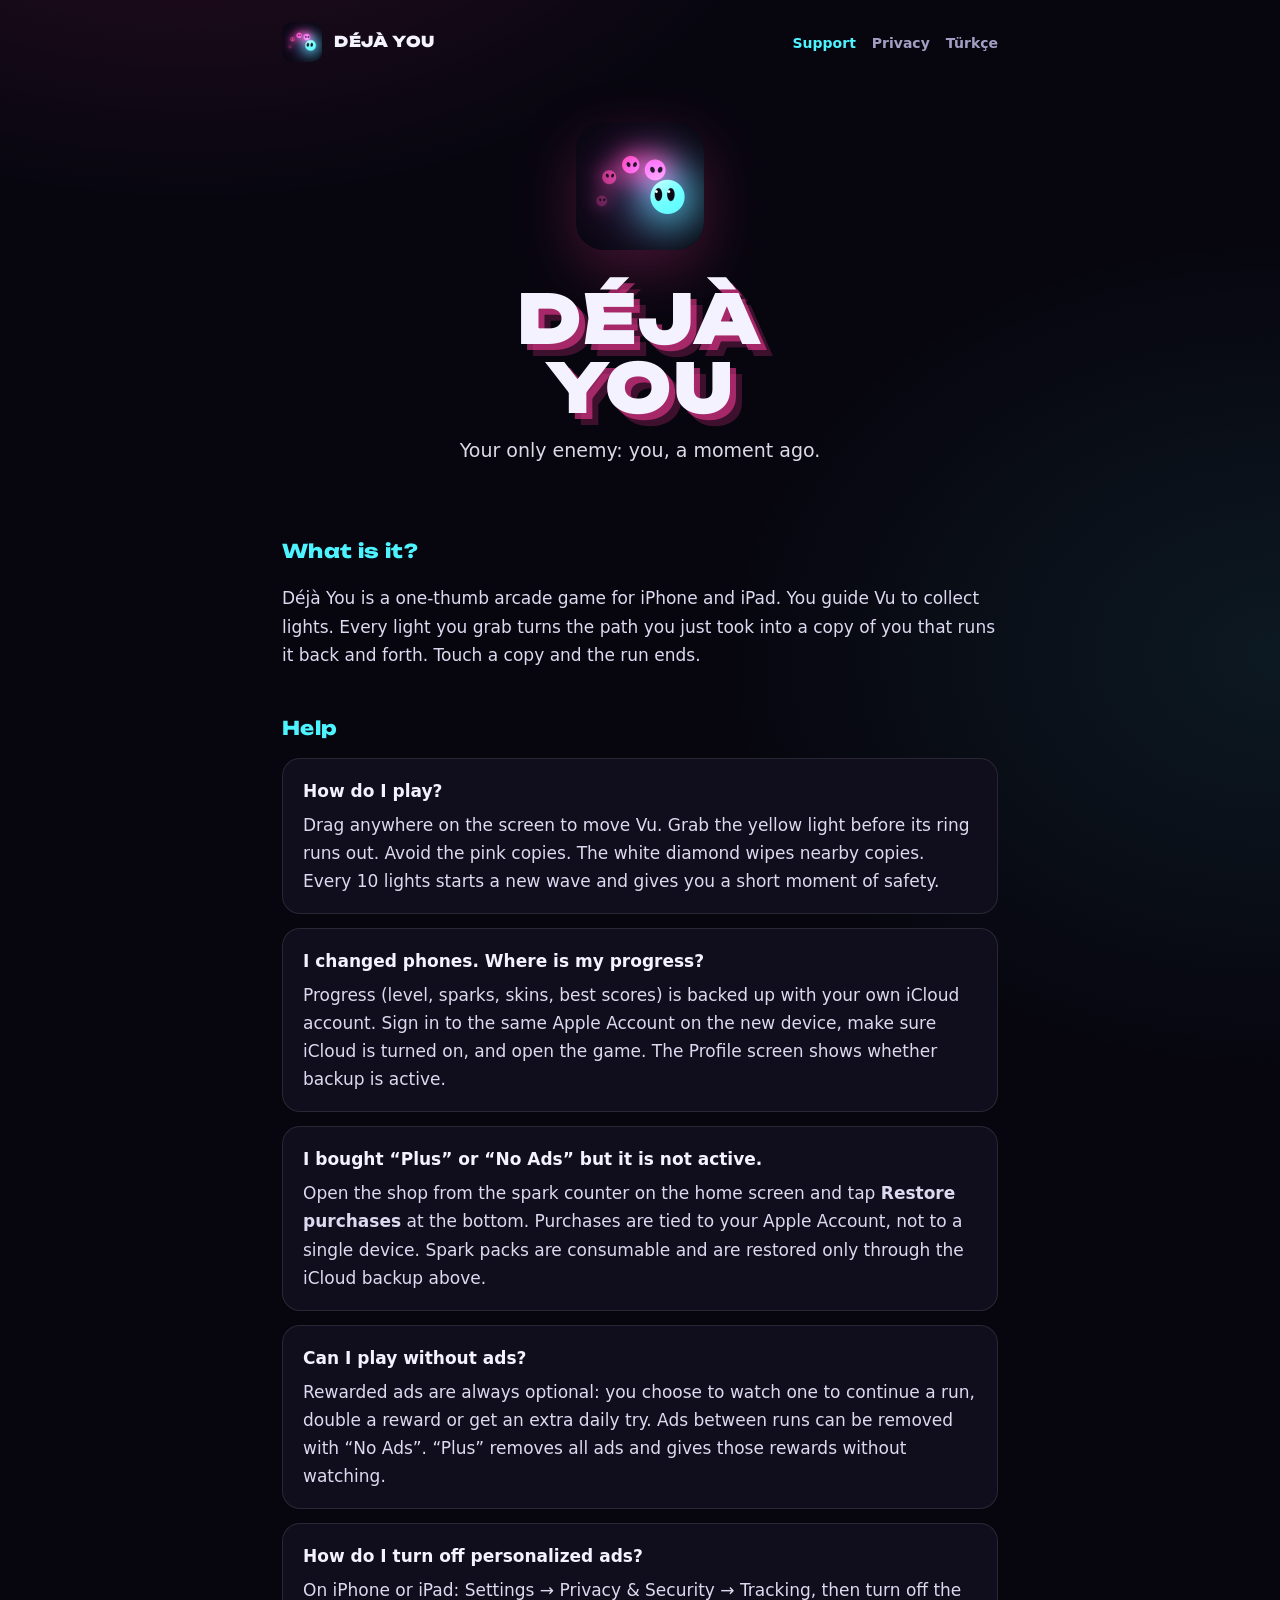
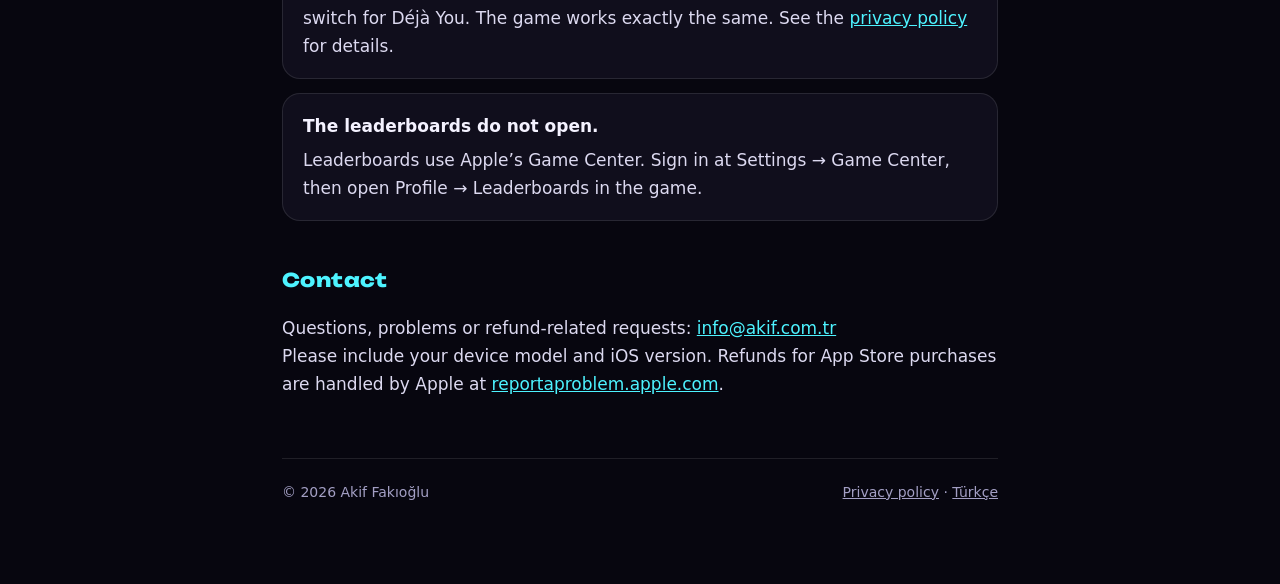
<file: index.html>
<!doctype html>
<html lang="en">
<head>
<meta charset="utf-8">
<meta name="viewport" content="width=device-width,initial-scale=1">
<meta name="theme-color" content="#07060f">
<meta name="description" content="Déjà You — a one-thumb arcade game where your only enemy is you, a moment ago. Support and contact.">
<title>Déjà You — Support</title>
<link rel="icon" href="icon-192.png">
<link rel="stylesheet" href="style.css">
</head>
<body>
<div class="wrap">
  <header class="top">
    <a class="brand" href="./"><img src="icon-192.png" alt=""> DÉJÀ YOU</a>
    <nav><a class="on" href="./">Support</a><a href="privacy.html">Privacy</a><a href="tr/">Türkçe</a></nav>
  </header>

  <section class="hero">
    <img src="icon-512.png" alt="Déjà You icon">
    <h1>DÉJÀ<br>YOU</h1>
    <p>Your only enemy: you, a moment ago.</p>
  </section>

  <h2>What is it?</h2>
  <p>Déjà You is a one-thumb arcade game for iPhone and iPad. You guide Vu to collect lights. Every light you grab turns the path you just took into a copy of you that runs it back and forth. Touch a copy and the run ends.</p>

  <h2>Help</h2>

  <div class="card">
    <h3>How do I play?</h3>
    <p>Drag anywhere on the screen to move Vu. Grab the yellow light before its ring runs out. Avoid the pink copies. The white diamond wipes nearby copies. Every 10 lights starts a new wave and gives you a short moment of safety.</p>
  </div>

  <div class="card">
    <h3>I changed phones. Where is my progress?</h3>
    <p>Progress (level, sparks, skins, best scores) is backed up with your own iCloud account. Sign in to the same Apple Account on the new device, make sure iCloud is turned on, and open the game. The Profile screen shows whether backup is active.</p>
  </div>

  <div class="card">
    <h3>I bought “Plus” or “No Ads” but it is not active.</h3>
    <p>Open the shop from the spark counter on the home screen and tap <b>Restore purchases</b> at the bottom. Purchases are tied to your Apple Account, not to a single device. Spark packs are consumable and are restored only through the iCloud backup above.</p>
  </div>

  <div class="card">
    <h3>Can I play without ads?</h3>
    <p>Rewarded ads are always optional: you choose to watch one to continue a run, double a reward or get an extra daily try. Ads between runs can be removed with “No Ads”. “Plus” removes all ads and gives those rewards without watching.</p>
  </div>

  <div class="card">
    <h3>How do I turn off personalized ads?</h3>
    <p>On iPhone or iPad: Settings → Privacy &amp; Security → Tracking, then turn off the switch for Déjà You. The game works exactly the same. See the <a href="privacy.html">privacy policy</a> for details.</p>
  </div>

  <div class="card">
    <h3>The leaderboards do not open.</h3>
    <p>Leaderboards use Apple’s Game Center. Sign in at Settings → Game Center, then open Profile → Leaderboards in the game.</p>
  </div>

  <h2>Contact</h2>
  <p>Questions, problems or refund-related requests: <a href="mailto:info@akif.com.tr">info@akif.com.tr</a><br>
  Please include your device model and iOS version. Refunds for App Store purchases are handled by Apple at <a href="https://reportaproblem.apple.com">reportaproblem.apple.com</a>.</p>

  <footer>
    <span>© 2026 Akif Fakıoğlu</span>
    <span><a href="privacy.html">Privacy policy</a> · <a href="tr/">Türkçe</a></span>
  </footer>
</div>
</body>
</html>
</file>
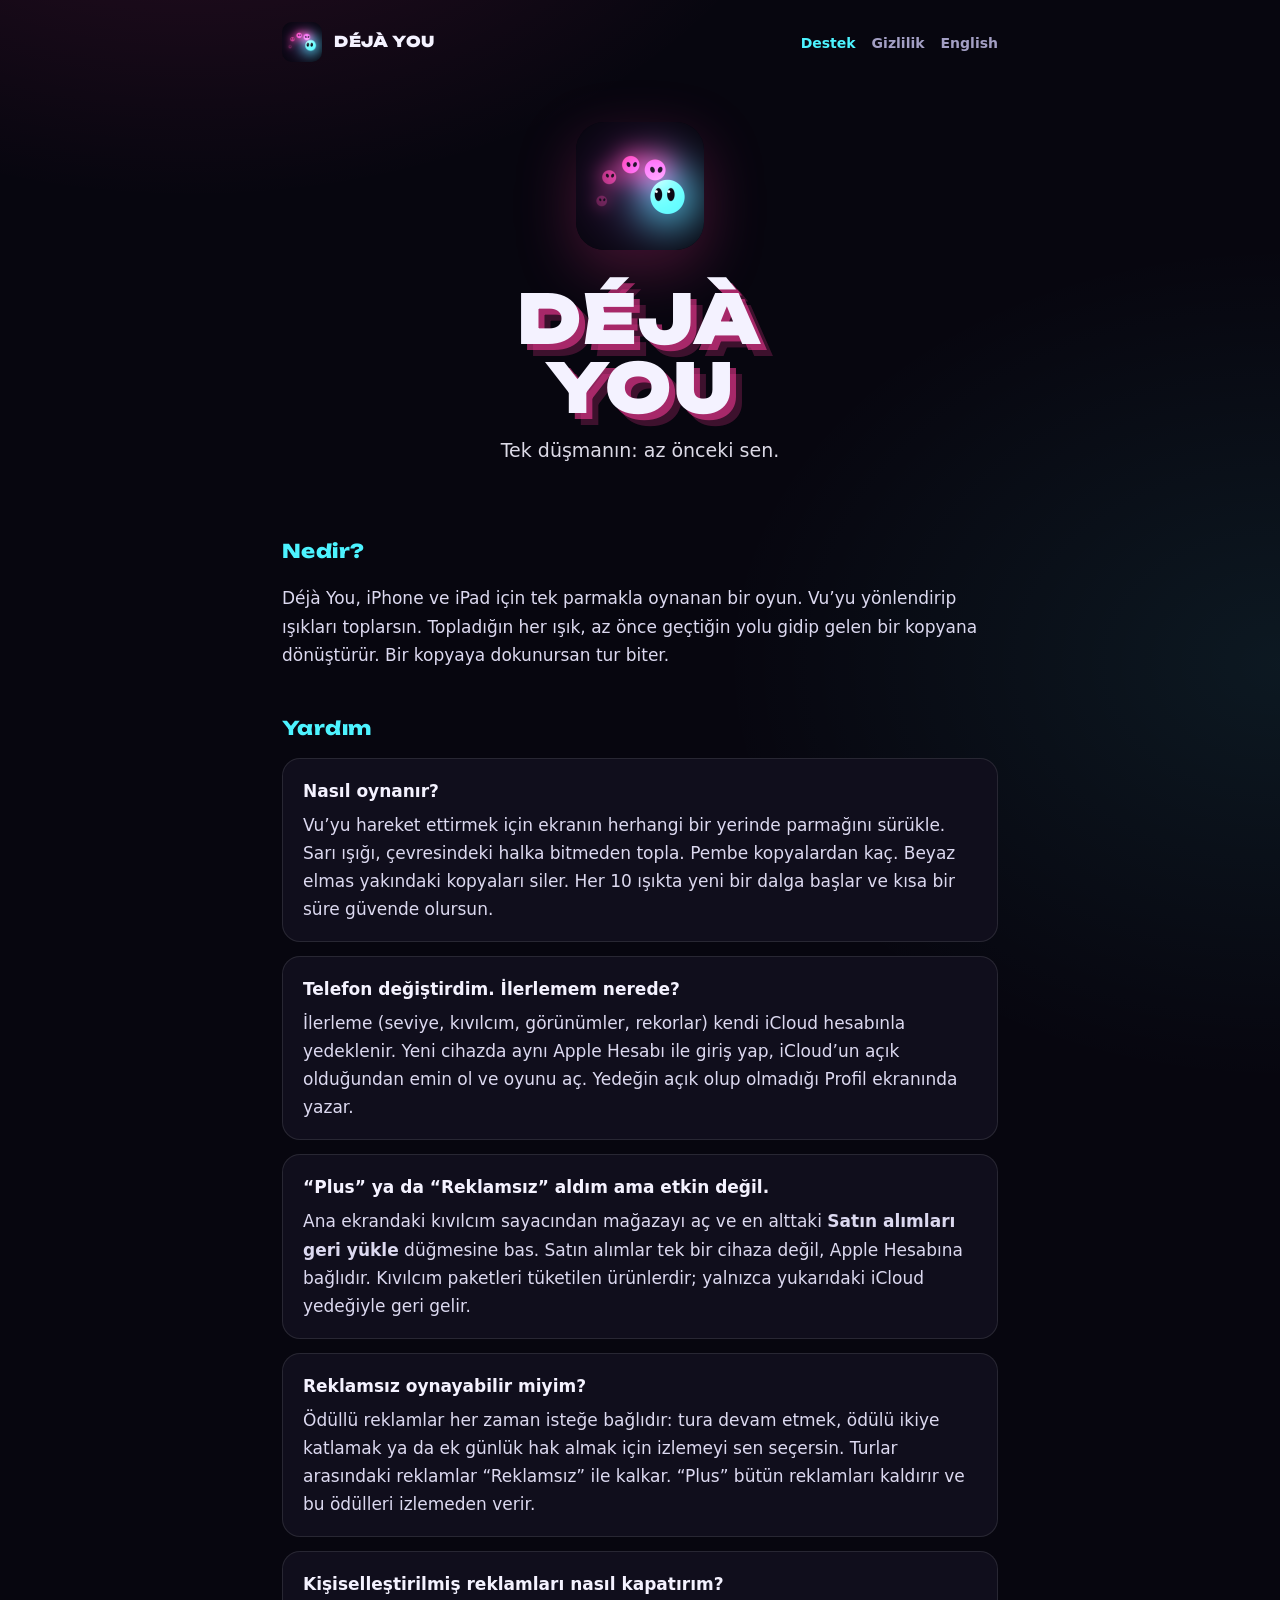
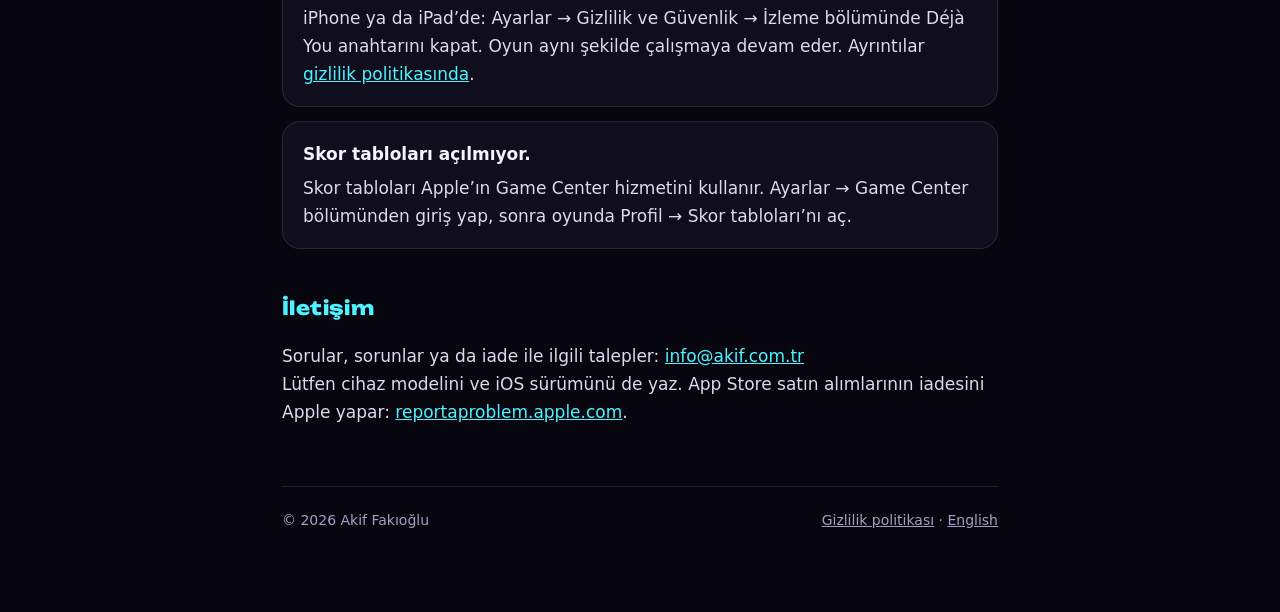
<file: tr/index.html>
<!doctype html>
<html lang="tr">
<head>
<meta charset="utf-8">
<meta name="viewport" content="width=device-width,initial-scale=1">
<meta name="theme-color" content="#07060f">
<meta name="description" content="Déjà You — tek düşmanın az önceki sen olduğu tek parmakla oynanan oyun. Destek ve iletişim.">
<title>Déjà You — Destek</title>
<link rel="icon" href="../icon-192.png">
<link rel="stylesheet" href="../style.css">
</head>
<body>
<div class="wrap">
  <header class="top">
    <a class="brand" href="./"><img src="../icon-192.png" alt=""> DÉJÀ YOU</a>
    <nav><a class="on" href="./">Destek</a><a href="gizlilik.html">Gizlilik</a><a href="../">English</a></nav>
  </header>

  <section class="hero">
    <img src="../icon-512.png" alt="Déjà You ikonu">
    <h1>DÉJÀ<br>YOU</h1>
    <p>Tek düşmanın: az önceki sen.</p>
  </section>

  <h2>Nedir?</h2>
  <p>Déjà You, iPhone ve iPad için tek parmakla oynanan bir oyun. Vu’yu yönlendirip ışıkları toplarsın. Topladığın her ışık, az önce geçtiğin yolu gidip gelen bir kopyana dönüştürür. Bir kopyaya dokunursan tur biter.</p>

  <h2>Yardım</h2>

  <div class="card">
    <h3>Nasıl oynanır?</h3>
    <p>Vu’yu hareket ettirmek için ekranın herhangi bir yerinde parmağını sürükle. Sarı ışığı, çevresindeki halka bitmeden topla. Pembe kopyalardan kaç. Beyaz elmas yakındaki kopyaları siler. Her 10 ışıkta yeni bir dalga başlar ve kısa bir süre güvende olursun.</p>
  </div>

  <div class="card">
    <h3>Telefon değiştirdim. İlerlemem nerede?</h3>
    <p>İlerleme (seviye, kıvılcım, görünümler, rekorlar) kendi iCloud hesabınla yedeklenir. Yeni cihazda aynı Apple Hesabı ile giriş yap, iCloud’un açık olduğundan emin ol ve oyunu aç. Yedeğin açık olup olmadığı Profil ekranında yazar.</p>
  </div>

  <div class="card">
    <h3>“Plus” ya da “Reklamsız” aldım ama etkin değil.</h3>
    <p>Ana ekrandaki kıvılcım sayacından mağazayı aç ve en alttaki <b>Satın alımları geri yükle</b> düğmesine bas. Satın alımlar tek bir cihaza değil, Apple Hesabına bağlıdır. Kıvılcım paketleri tüketilen ürünlerdir; yalnızca yukarıdaki iCloud yedeğiyle geri gelir.</p>
  </div>

  <div class="card">
    <h3>Reklamsız oynayabilir miyim?</h3>
    <p>Ödüllü reklamlar her zaman isteğe bağlıdır: tura devam etmek, ödülü ikiye katlamak ya da ek günlük hak almak için izlemeyi sen seçersin. Turlar arasındaki reklamlar “Reklamsız” ile kalkar. “Plus” bütün reklamları kaldırır ve bu ödülleri izlemeden verir.</p>
  </div>

  <div class="card">
    <h3>Kişiselleştirilmiş reklamları nasıl kapatırım?</h3>
    <p>iPhone ya da iPad’de: Ayarlar → Gizlilik ve Güvenlik → İzleme bölümünde Déjà You anahtarını kapat. Oyun aynı şekilde çalışmaya devam eder. Ayrıntılar <a href="gizlilik.html">gizlilik politikasında</a>.</p>
  </div>

  <div class="card">
    <h3>Skor tabloları açılmıyor.</h3>
    <p>Skor tabloları Apple’ın Game Center hizmetini kullanır. Ayarlar → Game Center bölümünden giriş yap, sonra oyunda Profil → Skor tabloları’nı aç.</p>
  </div>

  <h2>İletişim</h2>
  <p>Sorular, sorunlar ya da iade ile ilgili talepler: <a href="mailto:info@akif.com.tr">info@akif.com.tr</a><br>
  Lütfen cihaz modelini ve iOS sürümünü de yaz. App Store satın alımlarının iadesini Apple yapar: <a href="https://reportaproblem.apple.com">reportaproblem.apple.com</a>.</p>

  <footer>
    <span>© 2026 Akif Fakıoğlu</span>
    <span><a href="gizlilik.html">Gizlilik politikası</a> · <a href="../">English</a></span>
  </footer>
</div>
</body>
</html>
</file>
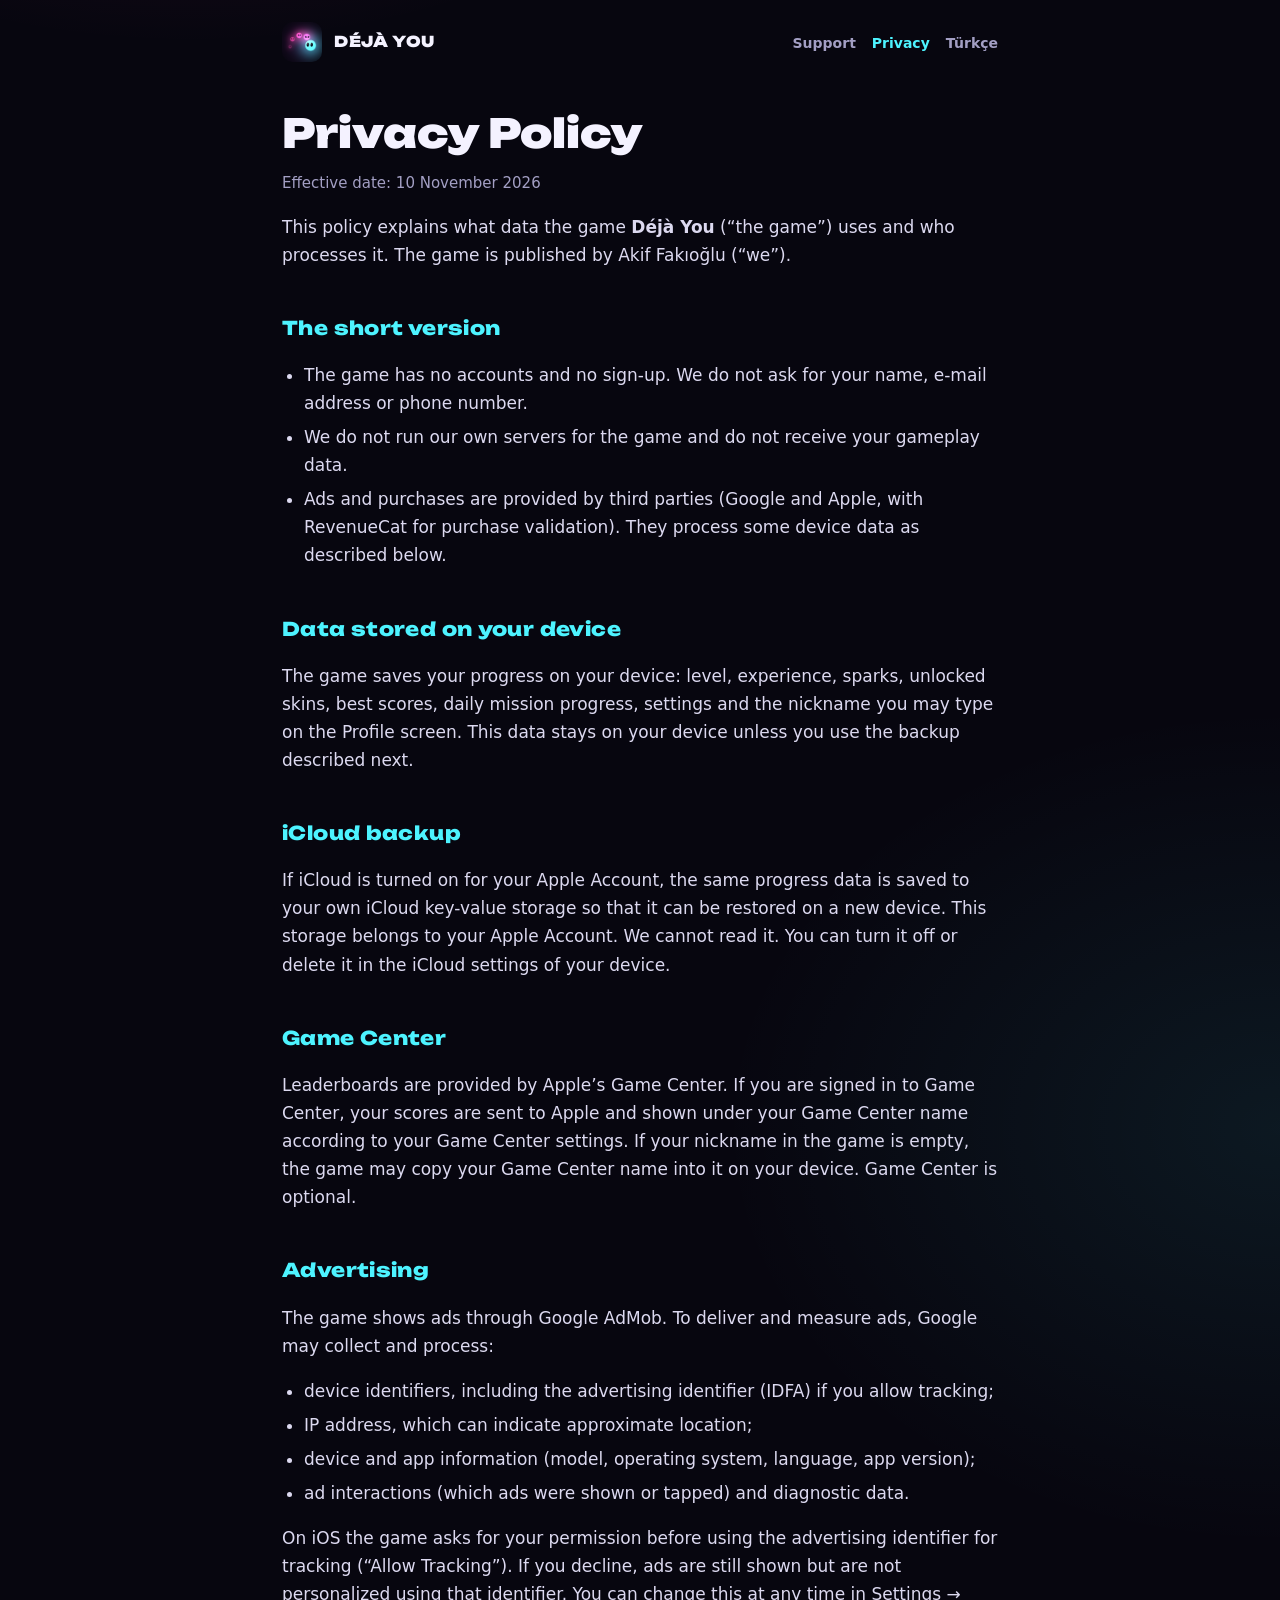
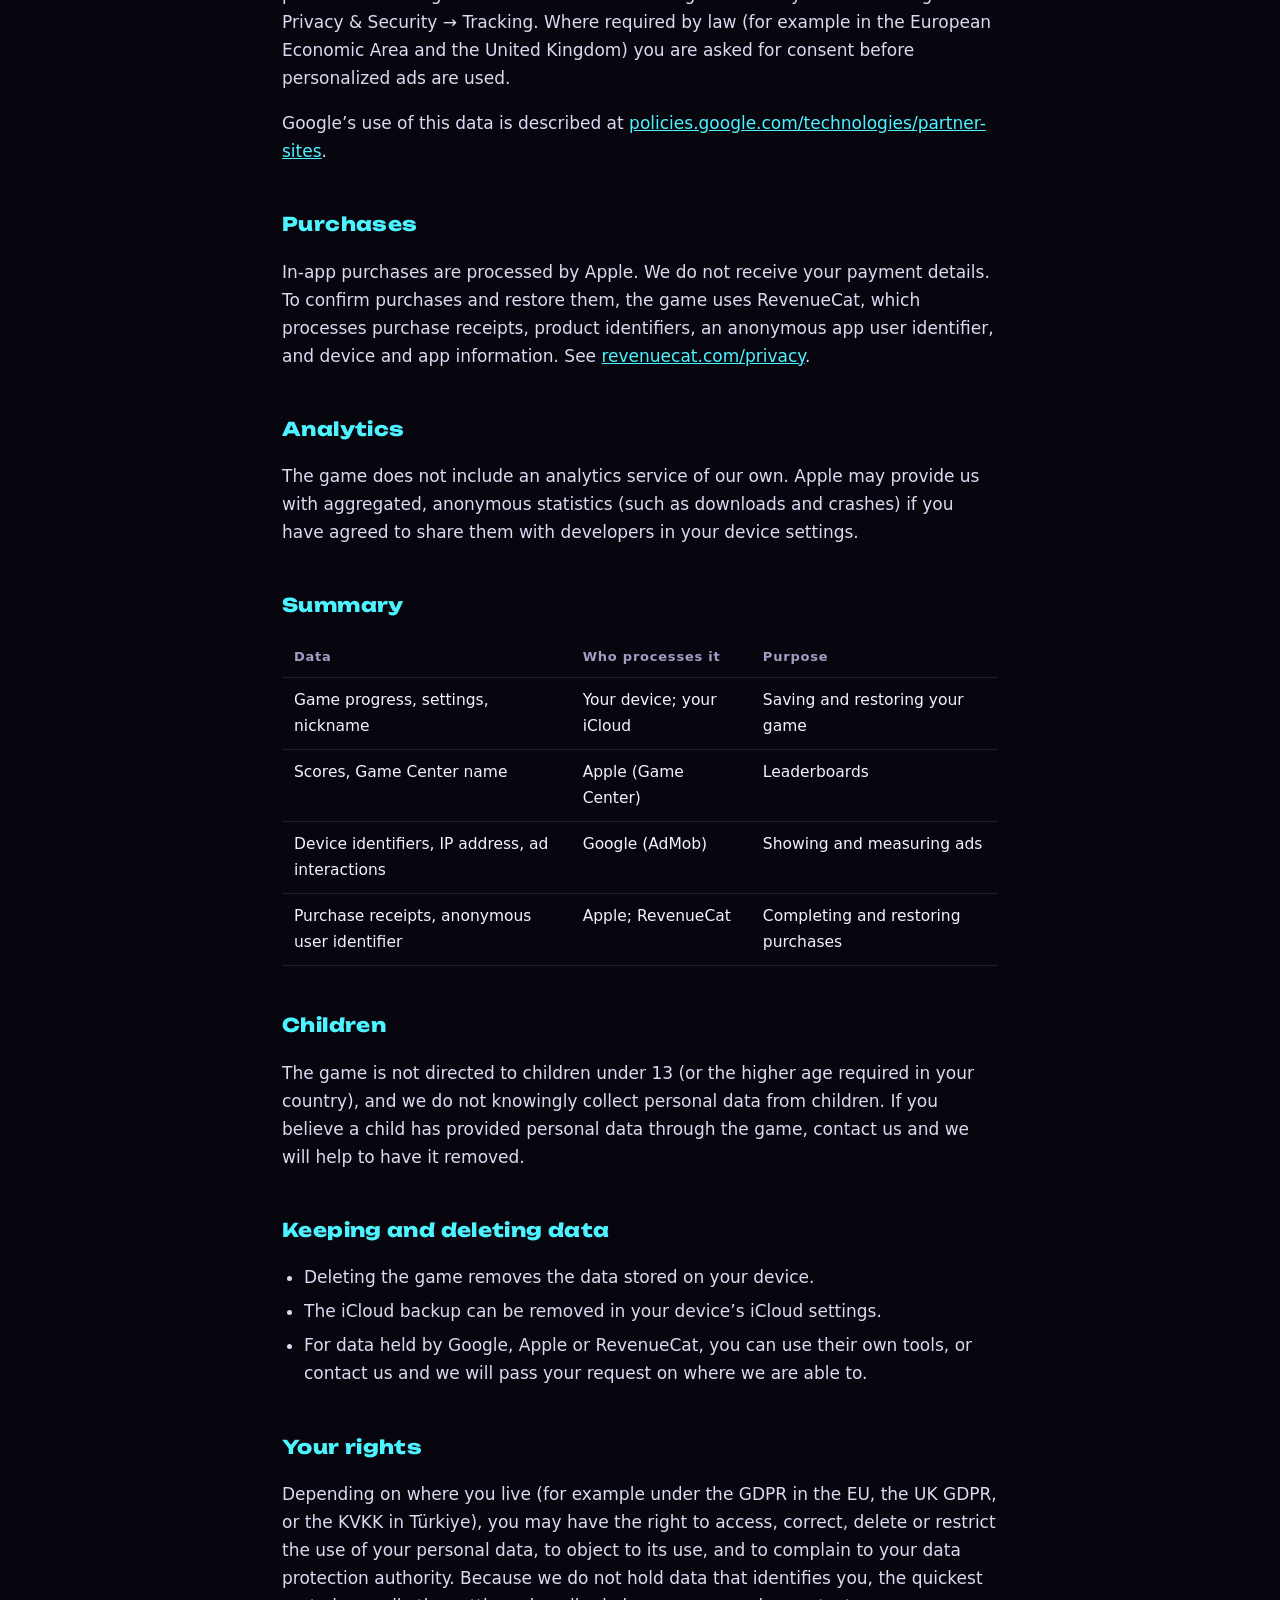
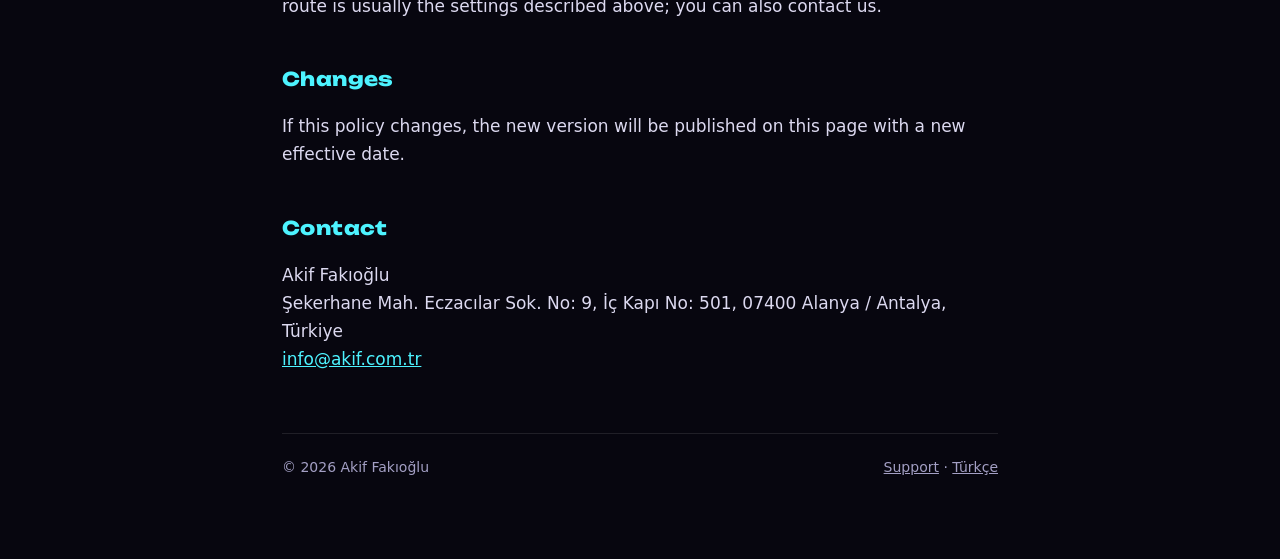
<file: privacy.html>
<!doctype html>
<html lang="en">
<head>
<meta charset="utf-8">
<meta name="viewport" content="width=device-width,initial-scale=1">
<meta name="theme-color" content="#07060f">
<meta name="description" content="Privacy policy for the game Déjà You.">
<title>Déjà You — Privacy Policy</title>
<link rel="icon" href="icon-192.png">
<link rel="stylesheet" href="style.css">
</head>
<body>
<div class="wrap">
  <header class="top">
    <a class="brand" href="./"><img src="icon-192.png" alt=""> DÉJÀ YOU</a>
    <nav><a href="./">Support</a><a class="on" href="privacy.html">Privacy</a><a href="tr/gizlilik.html">Türkçe</a></nav>
  </header>

  <h1 class="page">Privacy Policy</h1>
  <p class="muted">Effective date: 10 November 2026</p>

  <p>This policy explains what data the game <b>Déjà You</b> (“the game”) uses and who processes it. The game is published by Akif Fakıoğlu (“we”).</p>

  <h2>The short version</h2>
  <ul>
    <li>The game has no accounts and no sign-up. We do not ask for your name, e-mail address or phone number.</li>
    <li>We do not run our own servers for the game and do not receive your gameplay data.</li>
    <li>Ads and purchases are provided by third parties (Google and Apple, with RevenueCat for purchase validation). They process some device data as described below.</li>
  </ul>

  <h2>Data stored on your device</h2>
  <p>The game saves your progress on your device: level, experience, sparks, unlocked skins, best scores, daily mission progress, settings and the nickname you may type on the Profile screen. This data stays on your device unless you use the backup described next.</p>

  <h2>iCloud backup</h2>
  <p>If iCloud is turned on for your Apple Account, the same progress data is saved to your own iCloud key-value storage so that it can be restored on a new device. This storage belongs to your Apple Account. We cannot read it. You can turn it off or delete it in the iCloud settings of your device.</p>

  <h2>Game Center</h2>
  <p>Leaderboards are provided by Apple’s Game Center. If you are signed in to Game Center, your scores are sent to Apple and shown under your Game Center name according to your Game Center settings. If your nickname in the game is empty, the game may copy your Game Center name into it on your device. Game Center is optional.</p>

  <h2>Advertising</h2>
  <p>The game shows ads through Google AdMob. To deliver and measure ads, Google may collect and process:</p>
  <ul>
    <li>device identifiers, including the advertising identifier (IDFA) if you allow tracking;</li>
    <li>IP address, which can indicate approximate location;</li>
    <li>device and app information (model, operating system, language, app version);</li>
    <li>ad interactions (which ads were shown or tapped) and diagnostic data.</li>
  </ul>
  <p>On iOS the game asks for your permission before using the advertising identifier for tracking (“Allow Tracking”). If you decline, ads are still shown but are not personalized using that identifier. You can change this at any time in Settings → Privacy &amp; Security → Tracking. Where required by law (for example in the European Economic Area and the United Kingdom) you are asked for consent before personalized ads are used.</p>
  <p>Google’s use of this data is described at <a href="https://policies.google.com/technologies/partner-sites">policies.google.com/technologies/partner-sites</a>.</p>

  <h2>Purchases</h2>
  <p>In-app purchases are processed by Apple. We do not receive your payment details. To confirm purchases and restore them, the game uses RevenueCat, which processes purchase receipts, product identifiers, an anonymous app user identifier, and device and app information. See <a href="https://www.revenuecat.com/privacy">revenuecat.com/privacy</a>.</p>

  <h2>Analytics</h2>
  <p>The game does not include an analytics service of our own. Apple may provide us with aggregated, anonymous statistics (such as downloads and crashes) if you have agreed to share them with developers in your device settings.</p>

  <h2>Summary</h2>
  <table>
    <tr><th>Data</th><th>Who processes it</th><th>Purpose</th></tr>
    <tr><td>Game progress, settings, nickname</td><td>Your device; your iCloud</td><td>Saving and restoring your game</td></tr>
    <tr><td>Scores, Game Center name</td><td>Apple (Game Center)</td><td>Leaderboards</td></tr>
    <tr><td>Device identifiers, IP address, ad interactions</td><td>Google (AdMob)</td><td>Showing and measuring ads</td></tr>
    <tr><td>Purchase receipts, anonymous user identifier</td><td>Apple; RevenueCat</td><td>Completing and restoring purchases</td></tr>
  </table>

  <h2>Children</h2>
  <p>The game is not directed to children under 13 (or the higher age required in your country), and we do not knowingly collect personal data from children. If you believe a child has provided personal data through the game, contact us and we will help to have it removed.</p>

  <h2>Keeping and deleting data</h2>
  <ul>
    <li>Deleting the game removes the data stored on your device.</li>
    <li>The iCloud backup can be removed in your device’s iCloud settings.</li>
    <li>For data held by Google, Apple or RevenueCat, you can use their own tools, or contact us and we will pass your request on where we are able to.</li>
  </ul>

  <h2>Your rights</h2>
  <p>Depending on where you live (for example under the GDPR in the EU, the UK GDPR, or the KVKK in Türkiye), you may have the right to access, correct, delete or restrict the use of your personal data, to object to its use, and to complain to your data protection authority. Because we do not hold data that identifies you, the quickest route is usually the settings described above; you can also contact us.</p>

  <h2>Changes</h2>
  <p>If this policy changes, the new version will be published on this page with a new effective date.</p>

  <h2>Contact</h2>
  <p>Akif Fakıoğlu<br>
  Şekerhane Mah. Eczacılar Sok. No: 9, İç Kapı No: 501, 07400 Alanya / Antalya, Türkiye<br>
  <a href="mailto:info@akif.com.tr">info@akif.com.tr</a></p>

  <footer>
    <span>© 2026 Akif Fakıoğlu</span>
    <span><a href="./">Support</a> · <a href="tr/gizlilik.html">Türkçe</a></span>
  </footer>
</div>
</body>
</html>
</file>
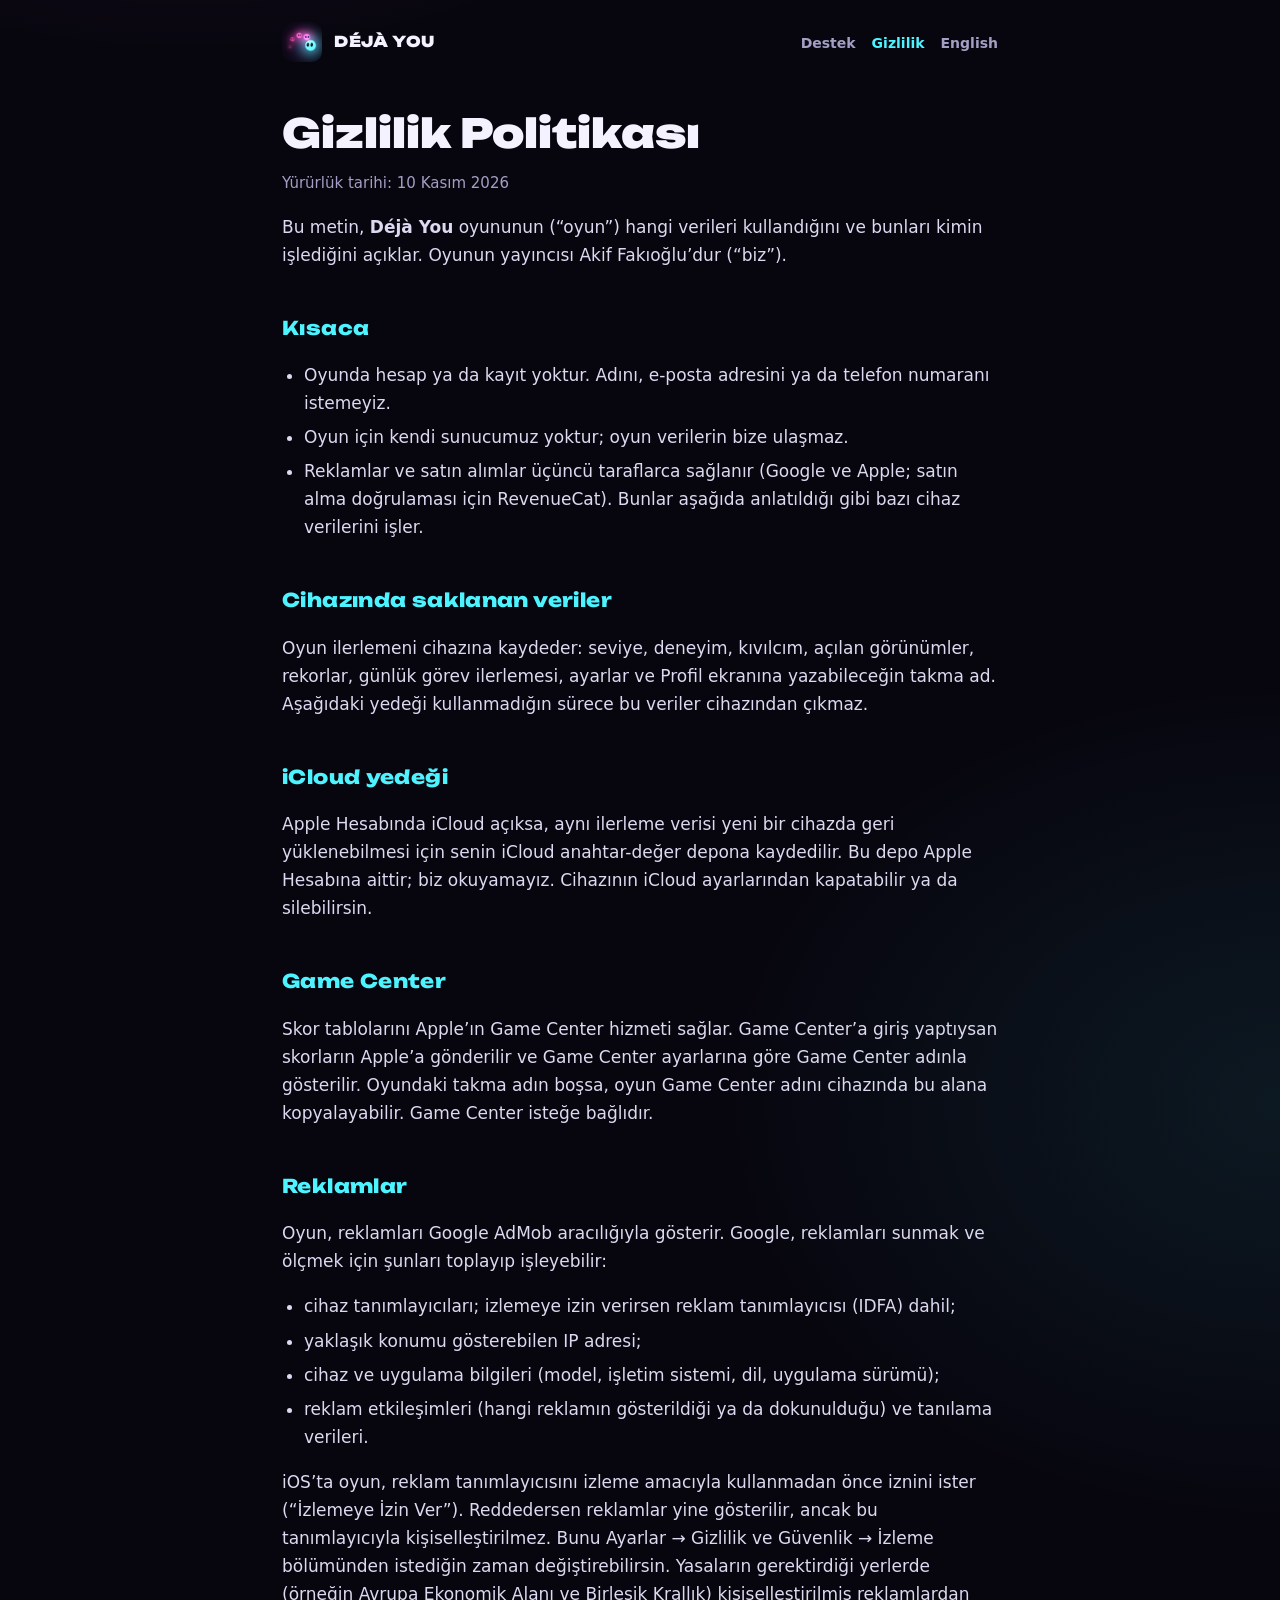
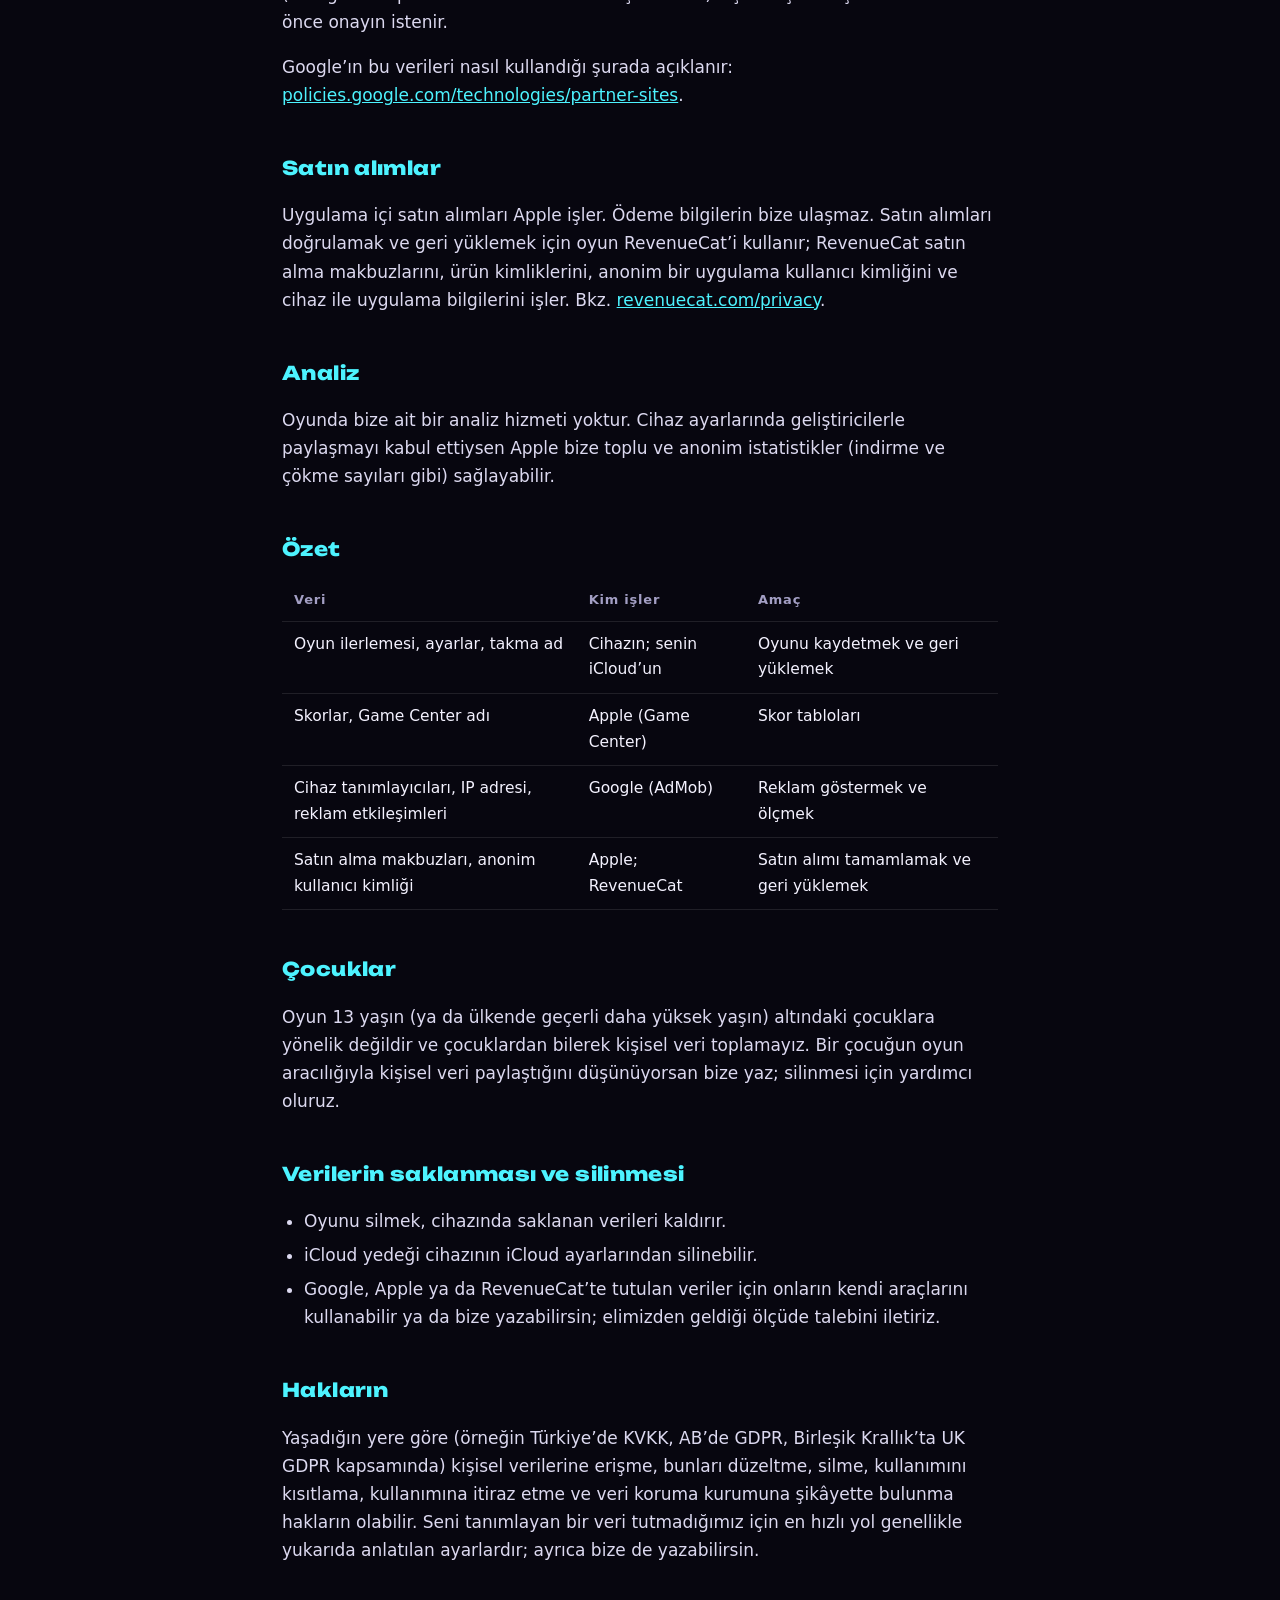
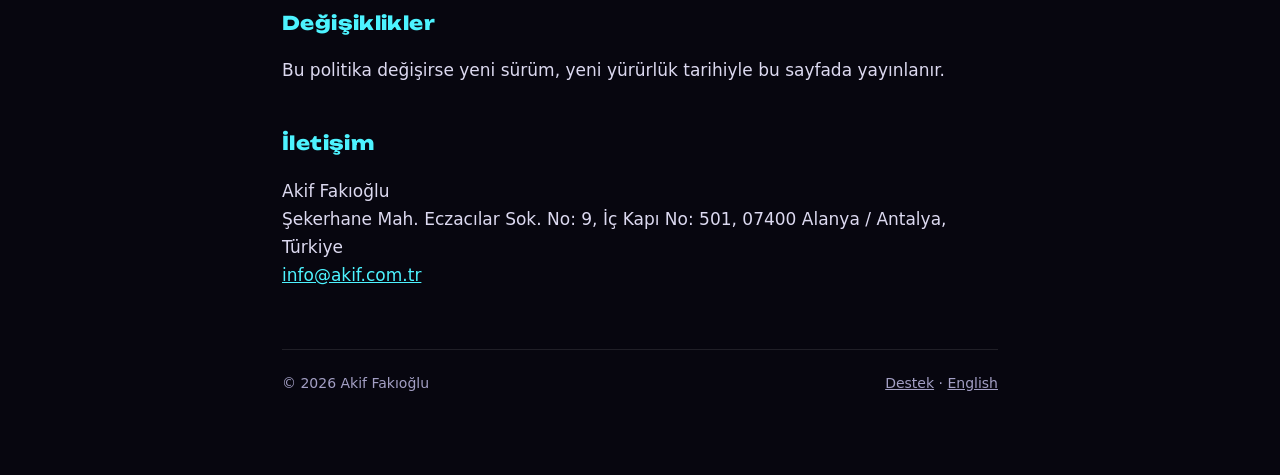
<file: tr/gizlilik.html>
<!doctype html>
<html lang="tr">
<head>
<meta charset="utf-8">
<meta name="viewport" content="width=device-width,initial-scale=1">
<meta name="theme-color" content="#07060f">
<meta name="description" content="Déjà You oyununun gizlilik politikası.">
<title>Déjà You — Gizlilik Politikası</title>
<link rel="icon" href="../icon-192.png">
<link rel="stylesheet" href="../style.css">
</head>
<body>
<div class="wrap">
  <header class="top">
    <a class="brand" href="./"><img src="../icon-192.png" alt=""> DÉJÀ YOU</a>
    <nav><a href="./">Destek</a><a class="on" href="gizlilik.html">Gizlilik</a><a href="../privacy.html">English</a></nav>
  </header>

  <h1 class="page">Gizlilik Politikası</h1>
  <p class="muted">Yürürlük tarihi: 10 Kasım 2026</p>

  <p>Bu metin, <b>Déjà You</b> oyununun (“oyun”) hangi verileri kullandığını ve bunları kimin işlediğini açıklar. Oyunun yayıncısı Akif Fakıoğlu’dur (“biz”).</p>

  <h2>Kısaca</h2>
  <ul>
    <li>Oyunda hesap ya da kayıt yoktur. Adını, e-posta adresini ya da telefon numaranı istemeyiz.</li>
    <li>Oyun için kendi sunucumuz yoktur; oyun verilerin bize ulaşmaz.</li>
    <li>Reklamlar ve satın alımlar üçüncü taraflarca sağlanır (Google ve Apple; satın alma doğrulaması için RevenueCat). Bunlar aşağıda anlatıldığı gibi bazı cihaz verilerini işler.</li>
  </ul>

  <h2>Cihazında saklanan veriler</h2>
  <p>Oyun ilerlemeni cihazına kaydeder: seviye, deneyim, kıvılcım, açılan görünümler, rekorlar, günlük görev ilerlemesi, ayarlar ve Profil ekranına yazabileceğin takma ad. Aşağıdaki yedeği kullanmadığın sürece bu veriler cihazından çıkmaz.</p>

  <h2>iCloud yedeği</h2>
  <p>Apple Hesabında iCloud açıksa, aynı ilerleme verisi yeni bir cihazda geri yüklenebilmesi için senin iCloud anahtar-değer depona kaydedilir. Bu depo Apple Hesabına aittir; biz okuyamayız. Cihazının iCloud ayarlarından kapatabilir ya da silebilirsin.</p>

  <h2>Game Center</h2>
  <p>Skor tablolarını Apple’ın Game Center hizmeti sağlar. Game Center’a giriş yaptıysan skorların Apple’a gönderilir ve Game Center ayarlarına göre Game Center adınla gösterilir. Oyundaki takma adın boşsa, oyun Game Center adını cihazında bu alana kopyalayabilir. Game Center isteğe bağlıdır.</p>

  <h2>Reklamlar</h2>
  <p>Oyun, reklamları Google AdMob aracılığıyla gösterir. Google, reklamları sunmak ve ölçmek için şunları toplayıp işleyebilir:</p>
  <ul>
    <li>cihaz tanımlayıcıları; izlemeye izin verirsen reklam tanımlayıcısı (IDFA) dahil;</li>
    <li>yaklaşık konumu gösterebilen IP adresi;</li>
    <li>cihaz ve uygulama bilgileri (model, işletim sistemi, dil, uygulama sürümü);</li>
    <li>reklam etkileşimleri (hangi reklamın gösterildiği ya da dokunulduğu) ve tanılama verileri.</li>
  </ul>
  <p>iOS’ta oyun, reklam tanımlayıcısını izleme amacıyla kullanmadan önce iznini ister (“İzlemeye İzin Ver”). Reddedersen reklamlar yine gösterilir, ancak bu tanımlayıcıyla kişiselleştirilmez. Bunu Ayarlar → Gizlilik ve Güvenlik → İzleme bölümünden istediğin zaman değiştirebilirsin. Yasaların gerektirdiği yerlerde (örneğin Avrupa Ekonomik Alanı ve Birleşik Krallık) kişiselleştirilmiş reklamlardan önce onayın istenir.</p>
  <p>Google’ın bu verileri nasıl kullandığı şurada açıklanır: <a href="https://policies.google.com/technologies/partner-sites">policies.google.com/technologies/partner-sites</a>.</p>

  <h2>Satın alımlar</h2>
  <p>Uygulama içi satın alımları Apple işler. Ödeme bilgilerin bize ulaşmaz. Satın alımları doğrulamak ve geri yüklemek için oyun RevenueCat’i kullanır; RevenueCat satın alma makbuzlarını, ürün kimliklerini, anonim bir uygulama kullanıcı kimliğini ve cihaz ile uygulama bilgilerini işler. Bkz. <a href="https://www.revenuecat.com/privacy">revenuecat.com/privacy</a>.</p>

  <h2>Analiz</h2>
  <p>Oyunda bize ait bir analiz hizmeti yoktur. Cihaz ayarlarında geliştiricilerle paylaşmayı kabul ettiysen Apple bize toplu ve anonim istatistikler (indirme ve çökme sayıları gibi) sağlayabilir.</p>

  <h2>Özet</h2>
  <table>
    <tr><th>Veri</th><th>Kim işler</th><th>Amaç</th></tr>
    <tr><td>Oyun ilerlemesi, ayarlar, takma ad</td><td>Cihazın; senin iCloud’un</td><td>Oyunu kaydetmek ve geri yüklemek</td></tr>
    <tr><td>Skorlar, Game Center adı</td><td>Apple (Game Center)</td><td>Skor tabloları</td></tr>
    <tr><td>Cihaz tanımlayıcıları, IP adresi, reklam etkileşimleri</td><td>Google (AdMob)</td><td>Reklam göstermek ve ölçmek</td></tr>
    <tr><td>Satın alma makbuzları, anonim kullanıcı kimliği</td><td>Apple; RevenueCat</td><td>Satın alımı tamamlamak ve geri yüklemek</td></tr>
  </table>

  <h2>Çocuklar</h2>
  <p>Oyun 13 yaşın (ya da ülkende geçerli daha yüksek yaşın) altındaki çocuklara yönelik değildir ve çocuklardan bilerek kişisel veri toplamayız. Bir çocuğun oyun aracılığıyla kişisel veri paylaştığını düşünüyorsan bize yaz; silinmesi için yardımcı oluruz.</p>

  <h2>Verilerin saklanması ve silinmesi</h2>
  <ul>
    <li>Oyunu silmek, cihazında saklanan verileri kaldırır.</li>
    <li>iCloud yedeği cihazının iCloud ayarlarından silinebilir.</li>
    <li>Google, Apple ya da RevenueCat’te tutulan veriler için onların kendi araçlarını kullanabilir ya da bize yazabilirsin; elimizden geldiği ölçüde talebini iletiriz.</li>
  </ul>

  <h2>Hakların</h2>
  <p>Yaşadığın yere göre (örneğin Türkiye’de KVKK, AB’de GDPR, Birleşik Krallık’ta UK GDPR kapsamında) kişisel verilerine erişme, bunları düzeltme, silme, kullanımını kısıtlama, kullanımına itiraz etme ve veri koruma kurumuna şikâyette bulunma hakların olabilir. Seni tanımlayan bir veri tutmadığımız için en hızlı yol genellikle yukarıda anlatılan ayarlardır; ayrıca bize de yazabilirsin.</p>

  <h2>Değişiklikler</h2>
  <p>Bu politika değişirse yeni sürüm, yeni yürürlük tarihiyle bu sayfada yayınlanır.</p>

  <h2>İletişim</h2>
  <p>Akif Fakıoğlu<br>
  Şekerhane Mah. Eczacılar Sok. No: 9, İç Kapı No: 501, 07400 Alanya / Antalya, Türkiye<br>
  <a href="mailto:info@akif.com.tr">info@akif.com.tr</a></p>

  <footer>
    <span>© 2026 Akif Fakıoğlu</span>
    <span><a href="./">Destek</a> · <a href="../privacy.html">English</a></span>
  </footer>
</div>
</body>
</html>
</file>
<file: style.css>
@font-face {
  font-family: 'Unbounded'; font-style: normal; font-display: swap; font-weight: 200 900;
  src: url(fonts/unbounded-latin-ext-wght-normal.woff2) format('woff2');
  unicode-range: U+0100-02BA, U+02BD-02C5, U+02C7-02CC, U+02CE-02D7, U+02DD-02FF, U+0304, U+0308, U+0329, U+1D00-1DBF, U+1E00-1E9F, U+1EF2-1EFF, U+2020, U+20A0-20AB, U+20AD-20C0, U+2113, U+2C60-2C7F, U+A720-A7FF;
}
@font-face {
  font-family: 'Unbounded'; font-style: normal; font-display: swap; font-weight: 200 900;
  src: url(fonts/unbounded-latin-wght-normal.woff2) format('woff2');
  unicode-range: U+0000-00FF, U+0131, U+0152-0153, U+02BB-02BC, U+02C6, U+02DA, U+02DC, U+0304, U+0308, U+0329, U+2000-206F, U+20AC, U+2122, U+2191, U+2193, U+2212, U+2215, U+FEFF, U+FFFD;
}
:root {
  --bg: #07060f; --card: #100e1c; --line: rgba(255,255,255,.1);
  --cy: #4df3ff; --mg: #ff3d9a; --yl: #ffe14d; --tx: #f4f2ff; --mut: #a39fc4;
  --disp: 'Unbounded', system-ui, -apple-system, 'Segoe UI', Roboto, sans-serif;
  --font: system-ui, -apple-system, 'Segoe UI', Roboto, 'Helvetica Neue', sans-serif;
}
* { box-sizing: border-box; }
html { -webkit-text-size-adjust: 100%; }
body {
  margin: 0; background: var(--bg); color: var(--tx); font-family: var(--font); font-size: 17px; line-height: 1.65;
  background-image: radial-gradient(900px 600px at 15% -10%, rgba(255,61,154,.16), transparent 70%),
                    radial-gradient(800px 600px at 100% 30%, rgba(77,243,255,.08), transparent 70%);
  background-repeat: no-repeat;
}
.wrap { max-width: 760px; margin: 0 auto; padding: 0 22px 80px; }
header.top { display: flex; align-items: center; justify-content: space-between; gap: 16px; padding: 22px 0; }
.brand { display: flex; align-items: center; gap: 12px; color: var(--tx); text-decoration: none; font-family: var(--disp); font-weight: 900; letter-spacing: .04em; font-size: 15px; white-space: nowrap; }
.brand img { width: 40px; height: 40px; border-radius: 10px; }
nav a { color: var(--mut); text-decoration: none; font-size: 14px; font-weight: 700; margin-left: 16px; }
nav a:hover, nav a.on { color: var(--cy); }

.hero { text-align: center; padding: 38px 0 26px; }
.hero img { width: 128px; height: 128px; border-radius: 28px; box-shadow: 0 20px 60px rgba(255,61,154,.25); }
.hero h1 { font-family: var(--disp); font-weight: 900; font-size: clamp(40px, 11vw, 68px); line-height: 1.02; letter-spacing: .03em; margin: 26px 0 12px; text-shadow: 6px 6px 0 rgba(255,61,154,.55), 12px 12px 0 rgba(255,61,154,.22); }
.hero p { font-size: 19px; color: var(--tx); opacity: .9; margin: 0; }

h1.page { font-family: var(--disp); font-weight: 900; font-size: clamp(28px, 7vw, 40px); line-height: 1.15; margin: 26px 0 6px; }
h2 { font-family: var(--disp); font-weight: 800; font-size: 19px; letter-spacing: .02em; margin: 44px 0 10px; color: var(--cy); }
h3 { font-size: 17px; margin: 24px 0 4px; }
p, li { color: #dcd9f0; }
a { color: var(--cy); }
.muted { color: var(--mut); font-size: 15px; }
.card { background: var(--card); border: 1px solid var(--line); border-radius: 18px; padding: 18px 20px; margin: 14px 0; }
.card h3 { margin-top: 0; }
.card p { margin: 6px 0 0; }
ul { padding-left: 22px; }
li { margin: 6px 0; }
table { width: 100%; border-collapse: collapse; margin: 14px 0; font-size: 15.5px; }
th, td { text-align: left; vertical-align: top; padding: 10px 12px; border-bottom: 1px solid var(--line); }
th { color: var(--mut); font-size: 13px; letter-spacing: .06em; text-transform: none; font-weight: 700; }
.todo { background: var(--yl); color: #1a1400; padding: 1px 6px; border-radius: 6px; font-weight: 700; }
footer { margin-top: 60px; padding-top: 22px; border-top: 1px solid var(--line); color: var(--mut); font-size: 14px; display: flex; flex-wrap: wrap; gap: 8px 18px; justify-content: space-between; }
footer a { color: var(--mut); }
@media (max-width: 520px) { body { font-size: 16px; } nav a { margin-left: 12px; } th, td { padding: 9px 8px; } }
</file>
